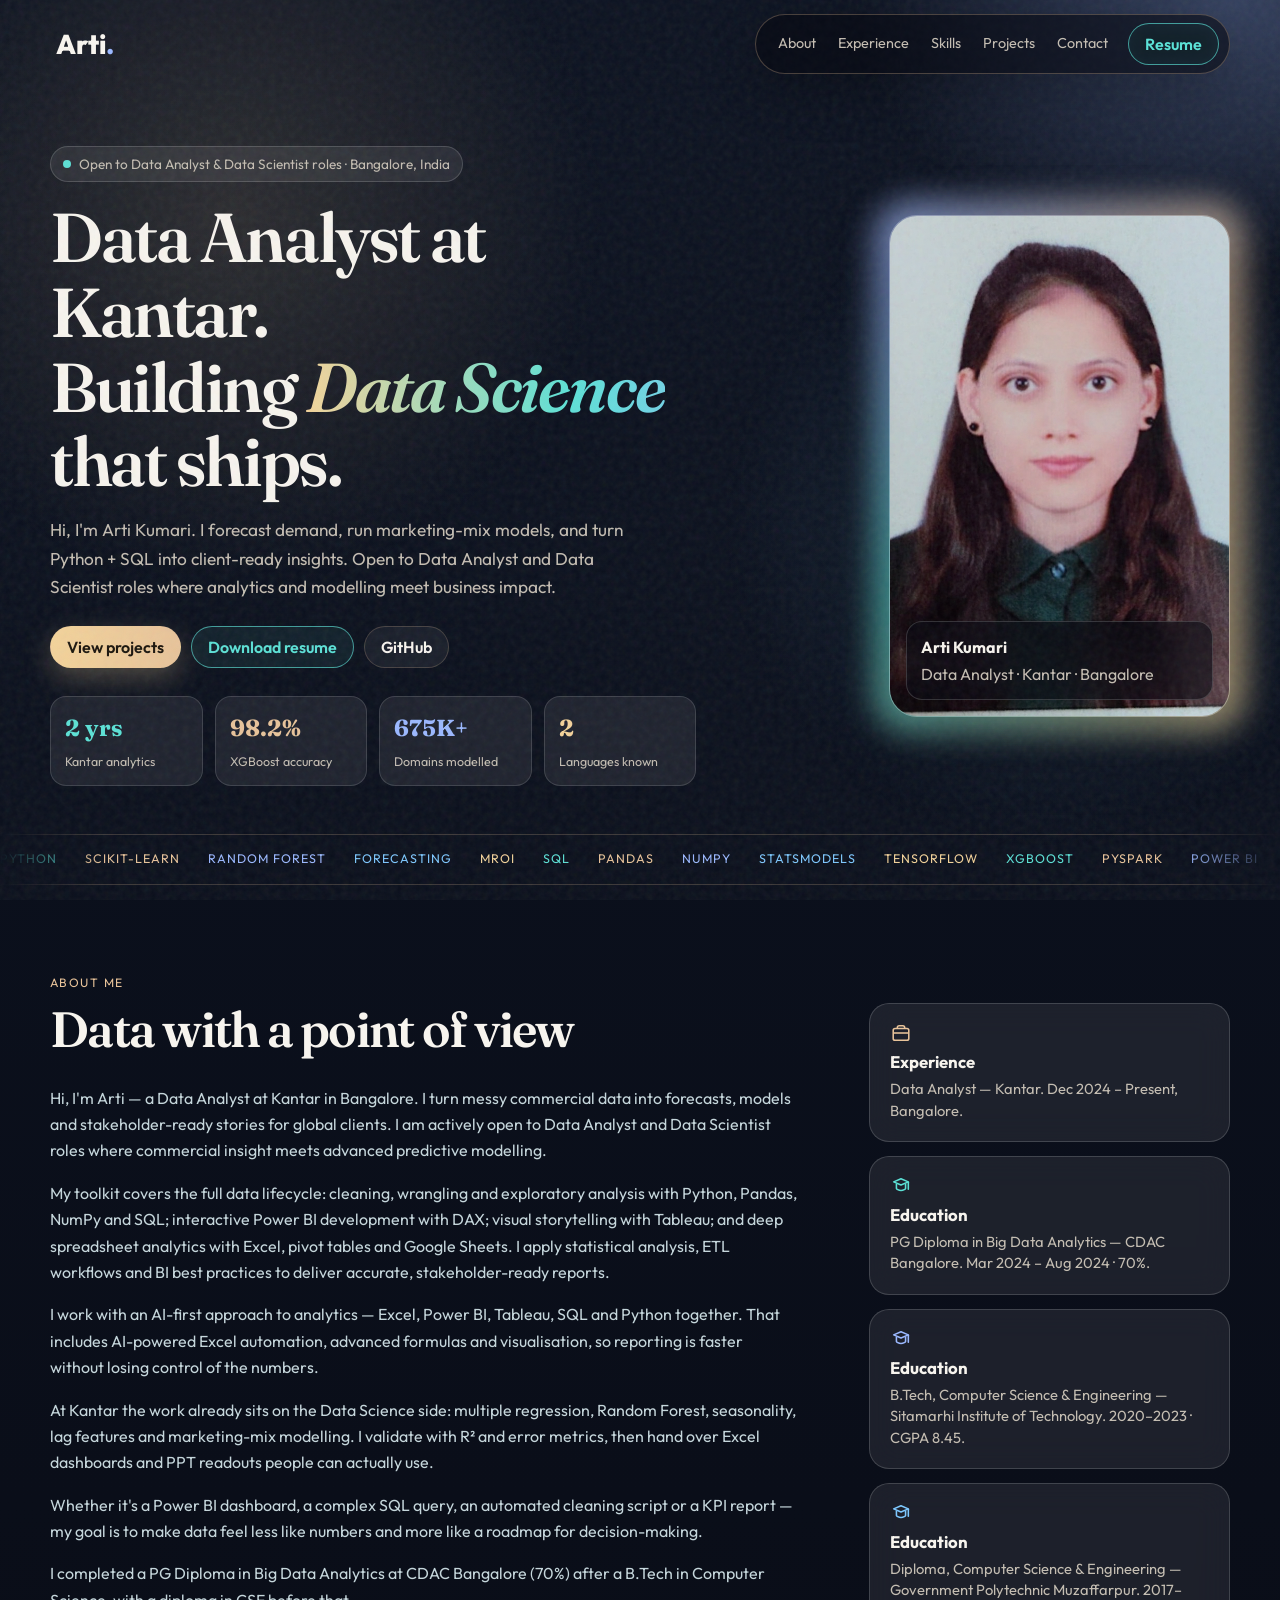
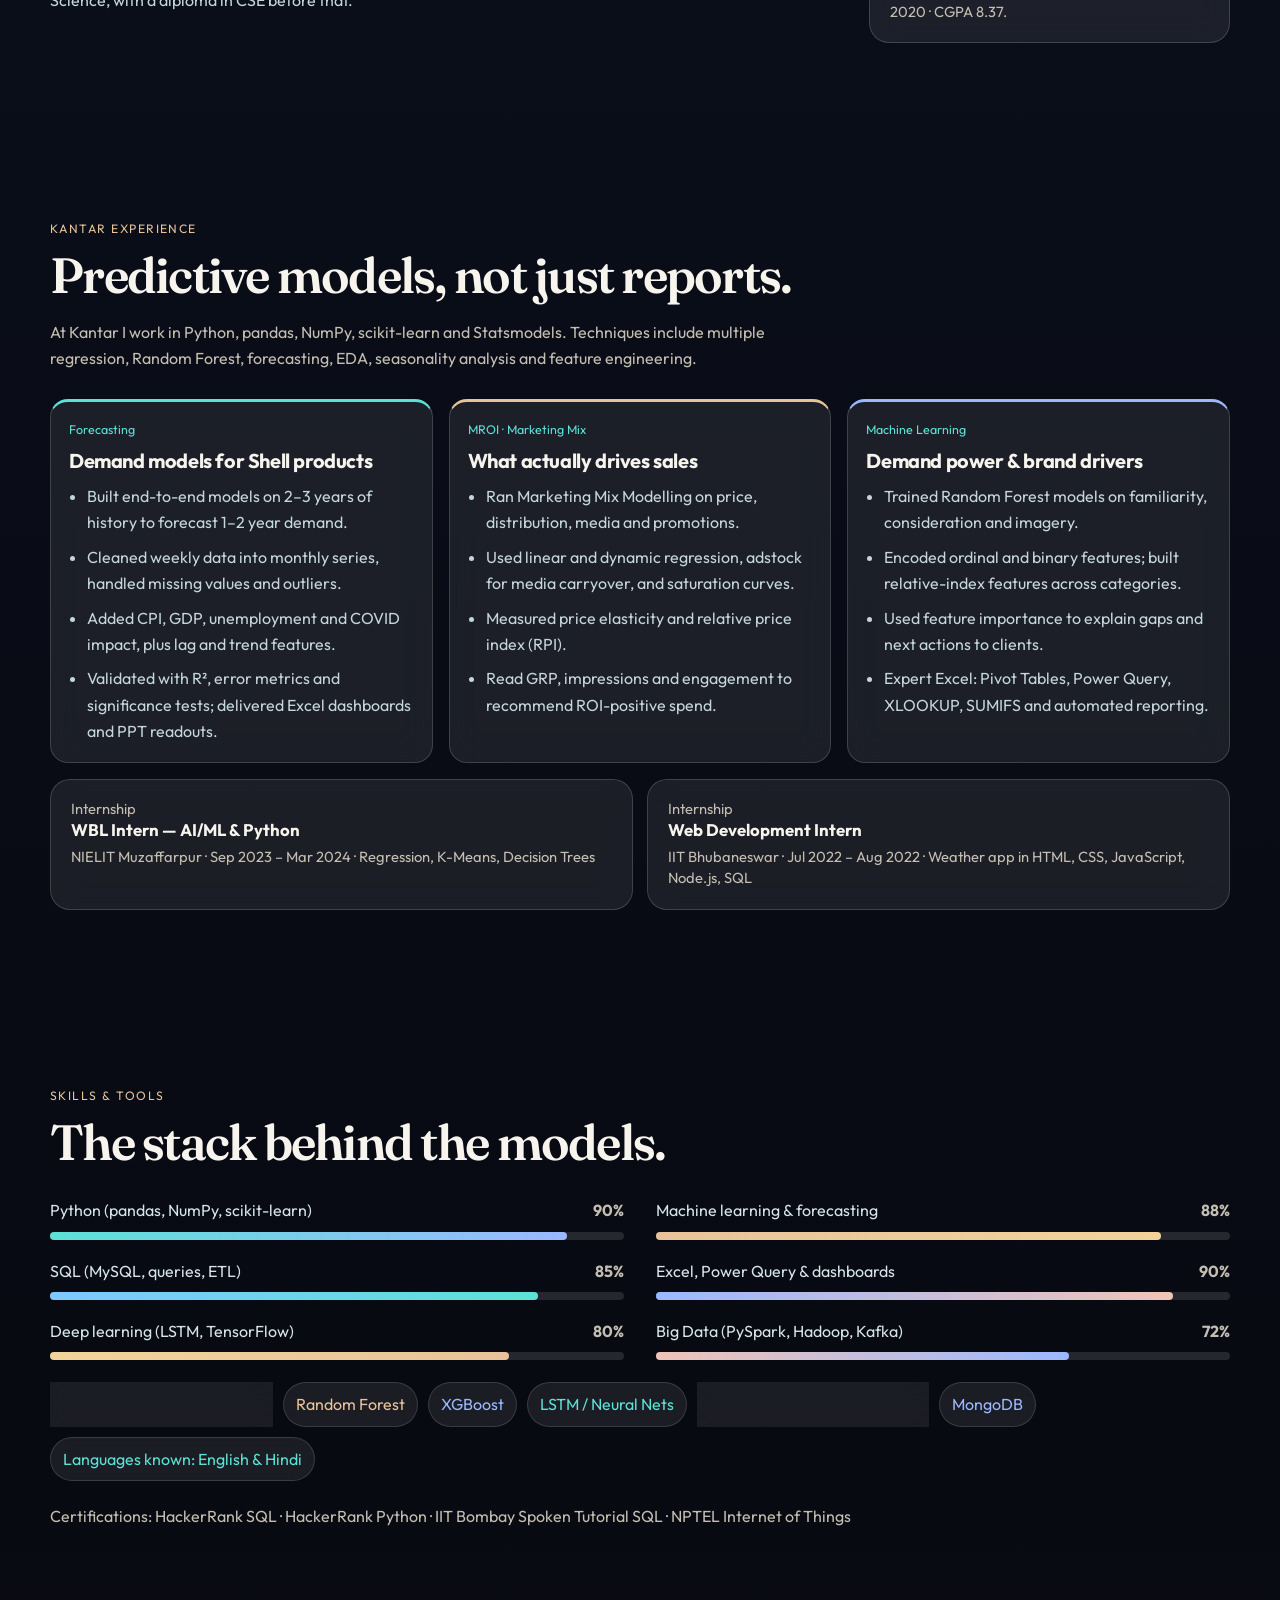
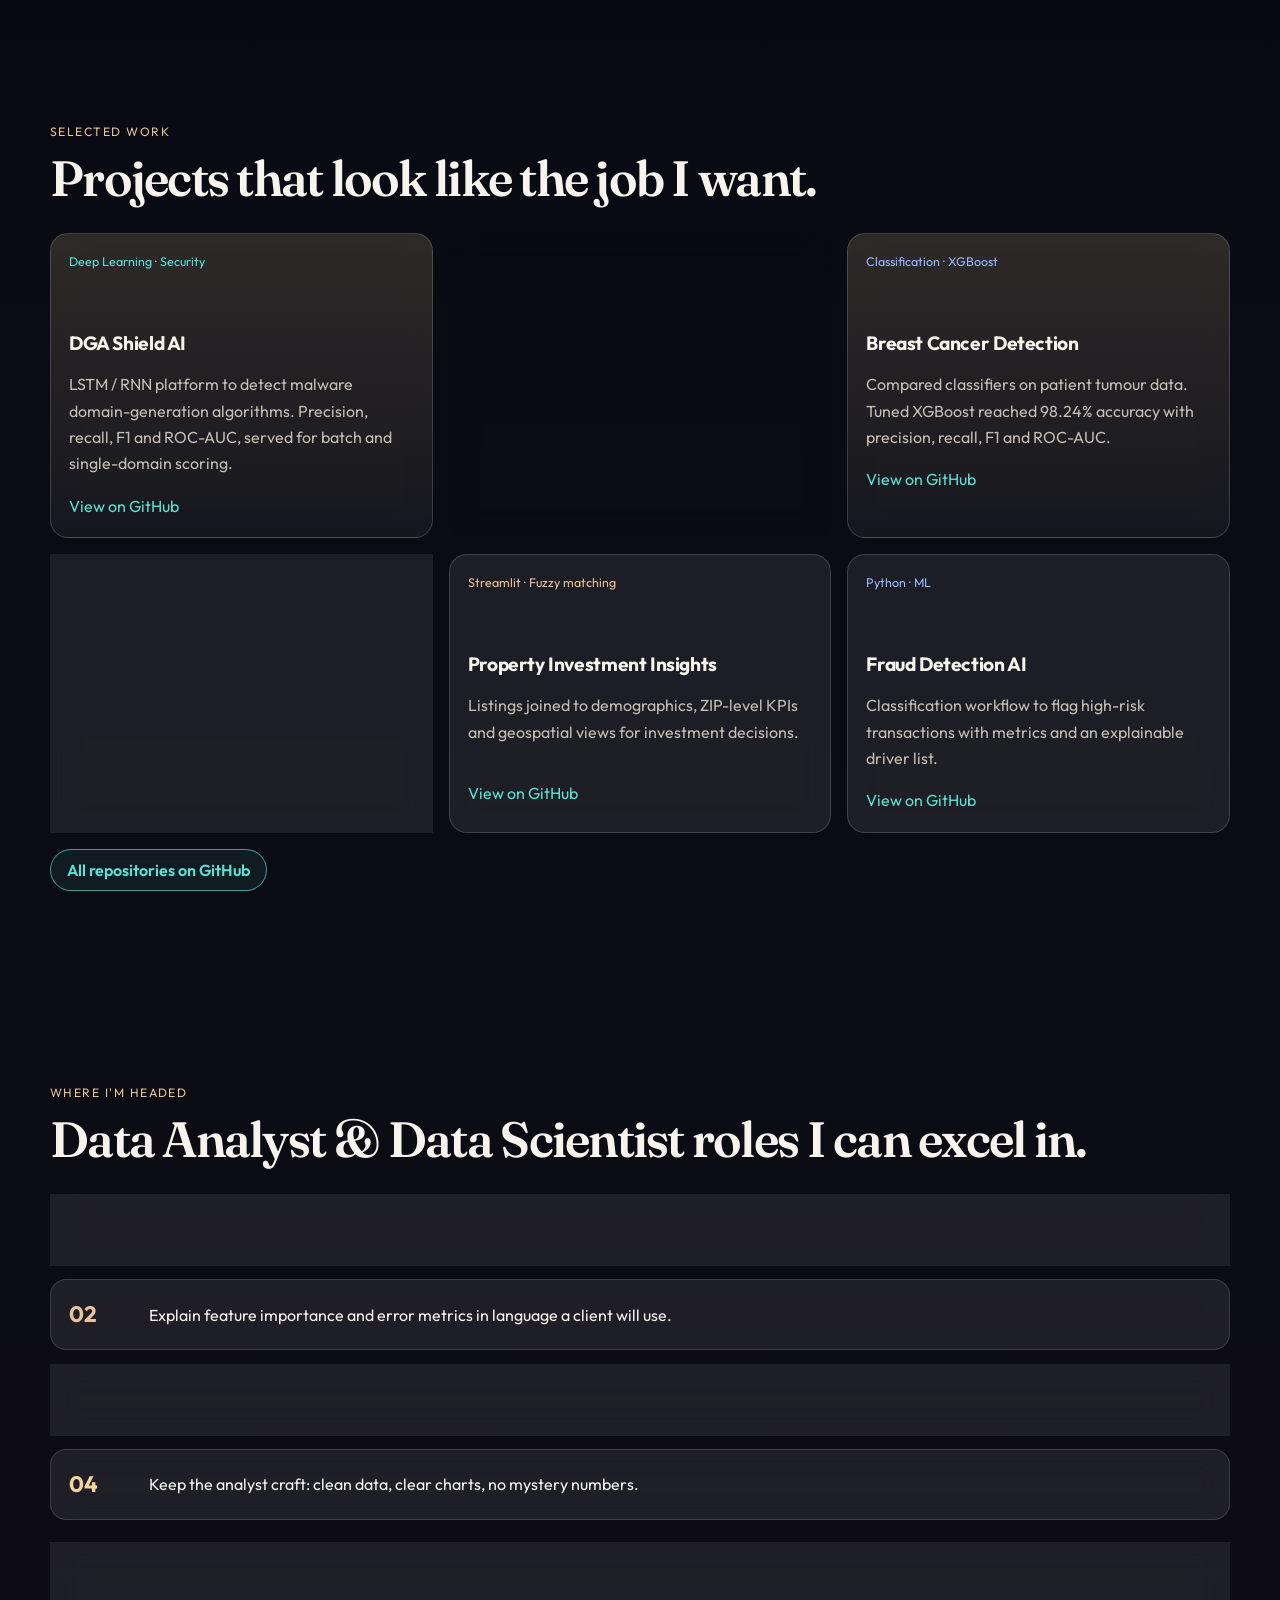
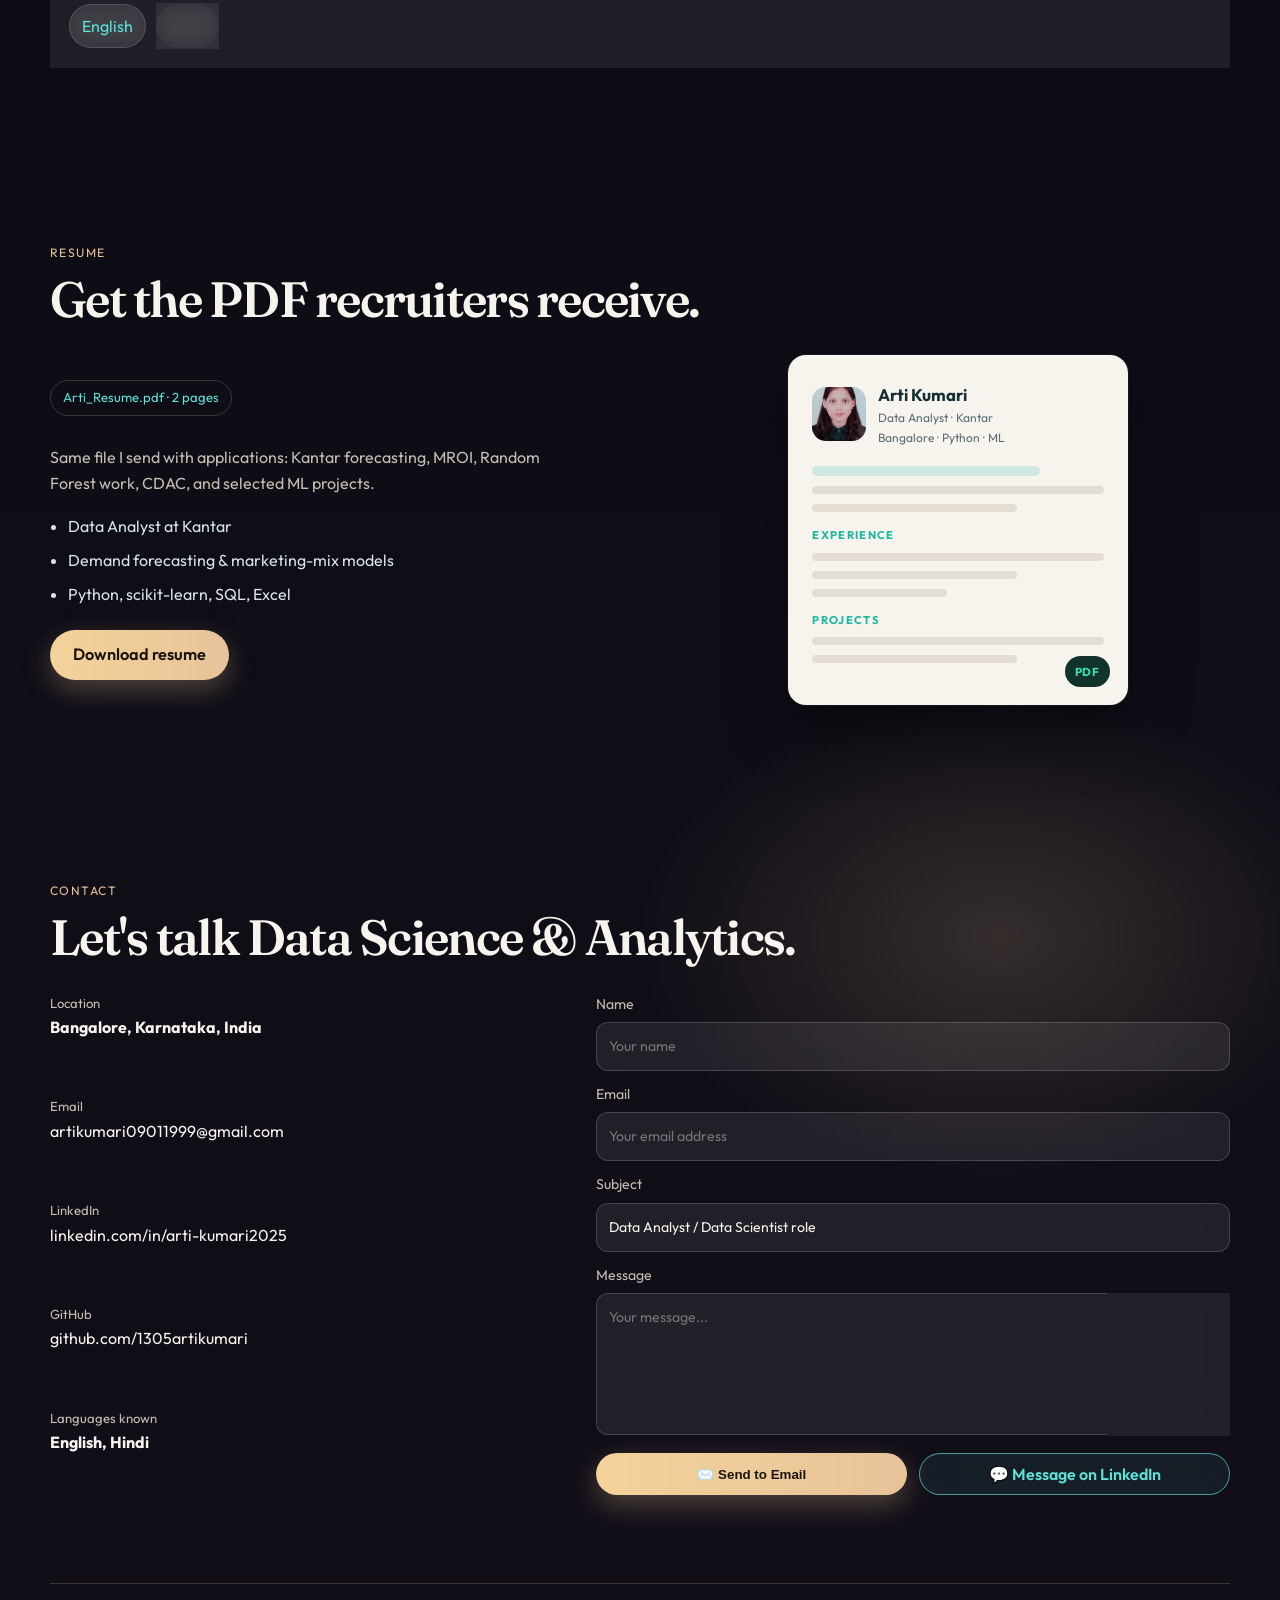
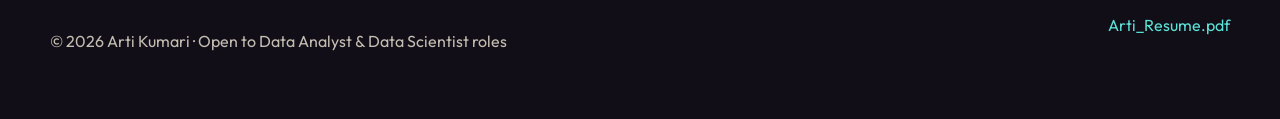
<file: index.html>
<!DOCTYPE html>
<html lang="en">
<head>
  <meta charset="UTF-8" />
  <meta name="viewport" content="width=device-width, initial-scale=1.0" />
  <title>Arti Kumari — Data Analyst &amp; Data Scientist | Kantar</title>
  <meta name="description" content="Arti Kumari, Data Analyst &amp; Data Scientist in Bangalore. Predictive modelling, forecasting, MROI, Python, SQL and machine learning. Open to Data Analyst &amp; Data Scientist roles." />
  <link rel="preconnect" href="https://fonts.googleapis.com" />
  <link rel="preconnect" href="https://fonts.gstatic.com" crossorigin />
  <link href="https://fonts.googleapis.com/css2?family=Fraunces:opsz,wght@9..144,500;9..144,600;9..144,700&family=Outfit:wght@400;500;600;700;800&display=swap" rel="stylesheet" />
  <link rel="stylesheet" href="css/styles.css" />
</head>
<body>
  <div class="grain" aria-hidden="true"></div>
  <header class="topbar">
    <a class="logo" href="#top">Arti<span>.</span></a>
    <div class="nav">
      <nav class="nav-links" id="nav-links">
        <a href="#about">About</a>
        <a href="#experience">Experience</a>
        <a href="#skills">Skills</a>
        <a href="#projects">Projects</a>
        <a href="#contact">Contact</a>
      </nav>
      <div class="nav-actions">
        <a class="btn btn-outline" href="assets/Arti_Resume.pdf" download="Arti_Resume.pdf">Resume</a>
        <button class="menu-btn" id="menu-btn" aria-label="Open menu"><span></span><span></span></button>
      </div>
    </div>
  </header>

  <main id="top">
    <section class="hero">
      <div class="hero-copy">
        <p class="loc-pill">
          <span class="live-dot"></span>
          Open to Data Analyst &amp; Data Scientist roles · Bangalore, India
        </p>
        <h1>Data Analyst at Kantar.<br>Building <em>Data Science</em><br>that ships.</h1>
        <p class="lede">Hi, I'm Arti Kumari. I forecast demand, run marketing-mix models, and turn Python + SQL into client-ready insights. Open to Data Analyst and Data Scientist roles where analytics and modelling meet business impact.</p>
        <div class="hero-cta">
          <a class="btn btn-primary" href="#projects">View projects</a>
          <a class="btn btn-outline" href="assets/Arti_Resume.pdf" download="Arti_Resume.pdf">Download resume</a>
          <a class="btn btn-ghost" href="https://github.com/1305artikumari" target="_blank" rel="noreferrer">GitHub</a>
        </div>
        <div class="stat-row">
          <div class="stat-card"><b data-count="2" data-suffix=" yrs">0 yrs</b><span>Kantar analytics</span></div>
          <div class="stat-card"><b data-count="98.2" data-decimals="1" data-suffix="%">0%</b><span>XGBoost accuracy</span></div>
          <div class="stat-card"><b data-count="675" data-suffix="K+">0K+</b><span>Domains modelled</span></div>
          <div class="stat-card"><b data-count="2">0</b><span>Languages known</span></div>
        </div>
      </div>
      <div class="photo-wrap">
      <aside class="photo-card">
        <img src="assets/arti-photo.jpg" alt="Portrait of Arti Kumari, Data Analyst at Kantar" />
        <div class="photo-meta">
          <strong>Arti Kumari</strong>
          <p>Data Analyst · Kantar · Bangalore</p>
        </div>
      </aside>
      </div>
    </section>

    <div class="marquee" aria-hidden="true">
      <div class="marquee-track">
        <span>Python</span><span>scikit-learn</span><span>Random Forest</span><span>Forecasting</span><span>MROI</span><span>SQL</span><span>pandas</span><span>NumPy</span><span>Statsmodels</span><span>TensorFlow</span><span>XGBoost</span><span>PySpark</span><span>Power BI</span><span>Excel</span><span>Feature Engineering</span>
        <span>Python</span><span>scikit-learn</span><span>Random Forest</span><span>Forecasting</span><span>MROI</span><span>SQL</span><span>pandas</span><span>NumPy</span><span>Statsmodels</span><span>TensorFlow</span><span>XGBoost</span><span>PySpark</span><span>Power BI</span><span>Excel</span><span>Feature Engineering</span>
      </div>
    </div>

    <section class="section" id="about">
      <p class="eyebrow">About me</p>
      <div class="about-grid">
        <div class="about-main">
          <h2>Data with a point of view</h2>
          <div class="about-copy">
            <p>Hi, I'm Arti — a Data Analyst at Kantar in Bangalore. I turn messy commercial data into forecasts, models and stakeholder-ready stories for global clients. I am actively open to Data Analyst and Data Scientist roles where commercial insight meets advanced predictive modelling.</p>
            <p>My toolkit covers the full data lifecycle: cleaning, wrangling and exploratory analysis with Python, Pandas, NumPy and SQL; interactive Power BI development with DAX; visual storytelling with Tableau; and deep spreadsheet analytics with Excel, pivot tables and Google Sheets. I apply statistical analysis, ETL workflows and BI best practices to deliver accurate, stakeholder-ready reports.</p>
            <p>I work with an AI-first approach to analytics — Excel, Power BI, Tableau, SQL and Python together. That includes AI-powered Excel automation, advanced formulas and visualisation, so reporting is faster without losing control of the numbers.</p>
            <p>At Kantar the work already sits on the Data Science side: multiple regression, Random Forest, seasonality, lag features and marketing-mix modelling. I validate with R² and error metrics, then hand over Excel dashboards and PPT readouts people can actually use.</p>
            <p>Whether it's a Power BI dashboard, a complex SQL query, an automated cleaning script or a KPI report — my goal is to make data feel less like numbers and more like a roadmap for decision-making.</p>
            <p>I completed a PG Diploma in Big Data Analytics at CDAC Bangalore (70%) after a B.Tech in Computer Science, with a diploma in CSE before that.</p>
          </div>
        </div>
        <div class="edu-col">
          <article class="edu-card">
            <span class="edu-icon" aria-hidden="true">
              <svg width="22" height="22" viewBox="0 0 24 24" fill="none"><path d="M8 7V6a2 2 0 0 1 2-2h4a2 2 0 0 1 2 2v1" stroke="currentColor" stroke-width="1.7"/><rect x="3.5" y="7" width="17" height="13" rx="2" stroke="currentColor" stroke-width="1.7"/><path d="M3.5 12h17" stroke="currentColor" stroke-width="1.7"/></svg>
            </span>
            <h3>Experience</h3>
            <p>Data Analyst — Kantar. Dec 2024 – Present, Bangalore.</p>
          </article>
          <article class="edu-card">
            <span class="edu-icon" aria-hidden="true">
              <svg width="22" height="22" viewBox="0 0 24 24" fill="none"><path d="M4 7.5 12 4l8 3.5-8 3.5L4 7.5Z" stroke="currentColor" stroke-width="1.7" stroke-linejoin="round"/><path d="M7 9.5v5.2c0 .4 2.2 2.3 5 2.3s5-1.9 5-2.3V9.5" stroke="currentColor" stroke-width="1.7" stroke-linejoin="round"/><path d="M20 8v7.5" stroke="currentColor" stroke-width="1.7" stroke-linecap="round"/></svg>
            </span>
            <h3>Education</h3>
            <p>PG Diploma in Big Data Analytics — CDAC Bangalore. Mar 2024 – Aug 2024 · 70%.</p>
          </article>
          <article class="edu-card">
            <span class="edu-icon" aria-hidden="true">
              <svg width="22" height="22" viewBox="0 0 24 24" fill="none"><path d="M4 7.5 12 4l8 3.5-8 3.5L4 7.5Z" stroke="currentColor" stroke-width="1.7" stroke-linejoin="round"/><path d="M7 9.5v5.2c0 .4 2.2 2.3 5 2.3s5-1.9 5-2.3V9.5" stroke="currentColor" stroke-width="1.7" stroke-linejoin="round"/><path d="M20 8v7.5" stroke="currentColor" stroke-width="1.7" stroke-linecap="round"/></svg>
            </span>
            <h3>Education</h3>
            <p>B.Tech, Computer Science &amp; Engineering — Sitamarhi Institute of Technology. 2020–2023 · CGPA 8.45.</p>
          </article>
          <article class="edu-card">
            <span class="edu-icon" aria-hidden="true">
              <svg width="22" height="22" viewBox="0 0 24 24" fill="none"><path d="M4 7.5 12 4l8 3.5-8 3.5L4 7.5Z" stroke="currentColor" stroke-width="1.7" stroke-linejoin="round"/><path d="M7 9.5v5.2c0 .4 2.2 2.3 5 2.3s5-1.9 5-2.3V9.5" stroke="currentColor" stroke-width="1.7" stroke-linejoin="round"/><path d="M20 8v7.5" stroke="currentColor" stroke-width="1.7" stroke-linecap="round"/></svg>
            </span>
            <h3>Education</h3>
            <p>Diploma, Computer Science &amp; Engineering — Government Polytechnic Muzaffarpur. 2017–2020 · CGPA 8.37.</p>
          </article>
        </div>
      </div>
    </section>

    <section class="section" id="experience">
      <p class="eyebrow">Kantar experience</p>
      <h2>Predictive models, not just reports.</h2>
      <p class="section-intro">At Kantar I work in Python, pandas, NumPy, scikit-learn and Statsmodels. Techniques include multiple regression, Random Forest, forecasting, EDA, seasonality analysis and feature engineering.</p>
      <div class="work-grid">
        <article class="work-card">
          <p class="tag">Forecasting</p>
          <h3>Demand models for Shell products</h3>
          <ul>
            <li>Built end-to-end models on 2–3 years of history to forecast 1–2 year demand.</li>
            <li>Cleaned weekly data into monthly series, handled missing values and outliers.</li>
            <li>Added CPI, GDP, unemployment and COVID impact, plus lag and trend features.</li>
            <li>Validated with R², error metrics and significance tests; delivered Excel dashboards and PPT readouts.</li>
          </ul>
        </article>
        <article class="work-card">
          <p class="tag">MROI · Marketing Mix</p>
          <h3>What actually drives sales</h3>
          <ul>
            <li>Ran Marketing Mix Modelling on price, distribution, media and promotions.</li>
            <li>Used linear and dynamic regression, adstock for media carryover, and saturation curves.</li>
            <li>Measured price elasticity and relative price index (RPI).</li>
            <li>Read GRP, impressions and engagement to recommend ROI-positive spend.</li>
          </ul>
        </article>
        <article class="work-card">
          <p class="tag">Machine Learning</p>
          <h3>Demand power &amp; brand drivers</h3>
          <ul>
            <li>Trained Random Forest models on familiarity, consideration and imagery.</li>
            <li>Encoded ordinal and binary features; built relative-index features across categories.</li>
            <li>Used feature importance to explain gaps and next actions to clients.</li>
            <li>Expert Excel: Pivot Tables, Power Query, XLOOKUP, SUMIFS and automated reporting.</li>
          </ul>
        </article>
      </div>

      <div class="intern-row">
        <article class="edu-card">
          <p class="card-kicker">Internship</p>
          <h3>WBL Intern — AI/ML &amp; Python</h3>
          <p>NIELIT Muzaffarpur · Sep 2023 – Mar 2024 · Regression, K-Means, Decision Trees</p>
        </article>
        <article class="edu-card">
          <p class="card-kicker">Internship</p>
          <h3>Web Development Intern</h3>
          <p>IIT Bhubaneswar · Jul 2022 – Aug 2022 · Weather app in HTML, CSS, JavaScript, Node.js, SQL</p>
        </article>
      </div>
    </section>

    <section class="section" id="skills">
      <p class="eyebrow">Skills &amp; tools</p>
      <h2>The stack behind the models.</h2>
      <div class="skill-bars">
        <div class="skill"><span>Python (pandas, NumPy, scikit-learn)</span><b>90%</b><i style="--w:90%"></i></div>
        <div class="skill"><span>Machine learning &amp; forecasting</span><b>88%</b><i style="--w:88%"></i></div>
        <div class="skill"><span>SQL (MySQL, queries, ETL)</span><b>85%</b><i style="--w:85%"></i></div>
        <div class="skill"><span>Excel, Power Query &amp; dashboards</span><b>90%</b><i style="--w:90%"></i></div>
        <div class="skill"><span>Deep learning (LSTM, TensorFlow)</span><b>80%</b><i style="--w:80%"></i></div>
        <div class="skill"><span>Big Data (PySpark, Hadoop, Kafka)</span><b>72%</b><i style="--w:72%"></i></div>
      </div>
      <div class="chip-row">
        <span>Linear / Logistic Regression</span>
        <span>Random Forest</span>
        <span>XGBoost</span>
        <span>LSTM / Neural Nets</span>
        <span>Tableau · Matplotlib · Seaborn</span>
        <span>MongoDB</span>
        <span>Languages known: English &amp; Hindi</span>
      </div>
      <p class="certs">Certifications: HackerRank SQL · HackerRank Python · IIT Bombay Spoken Tutorial SQL · NPTEL Internet of Things</p>
    </section>

    <section class="section" id="projects">
      <p class="eyebrow">Selected work</p>
      <h2>Projects that look like the job I want.</h2>
      <div class="project-grid">
        <article class="project featured">
          <p class="tag">Deep Learning · Security</p>
          <h3>DGA Shield AI</h3>
          <p>LSTM / RNN platform to detect malware domain-generation algorithms. Precision, recall, F1 and ROC-AUC, served for batch and single-domain scoring.</p>
          <a href="https://github.com/1305artikumari/DGS-Shield-AI-" target="_blank" rel="noreferrer">View on GitHub</a>
        </article>
        <article class="project featured">
          <p class="tag">Time series · XGBoost · LSTM</p>
          <h3>Stock Price Predictor</h3>
          <p>Next-day close for RELIANCE.NS with 45 technical features, model bake-off and a live Streamlit dashboard.</p>
          <a href="https://github.com/1305artikumari/multivariate-stock-predictor" target="_blank" rel="noreferrer">View on GitHub</a>
        </article>
        <article class="project featured">
          <p class="tag">Classification · XGBoost</p>
          <h3>Breast Cancer Detection</h3>
          <p>Compared classifiers on patient tumour data. Tuned XGBoost reached 98.24% accuracy with precision, recall, F1 and ROC-AUC.</p>
          <a href="https://github.com/1305artikumari" target="_blank" rel="noreferrer">View on GitHub</a>
        </article>
        <article class="project">
          <p class="tag">Python · Analytics</p>
          <h3>E-commerce Sales Dashboard</h3>
          <p>Revenue, AOV, repeat rate, category mix and RFM segments from a Python analytics export.</p>
          <a href="reports/python-export.html">View dashboard</a>
        </article>
        <article class="project">
          <p class="tag">Streamlit · Fuzzy matching</p>
          <h3>Property Investment Insights</h3>
          <p>Listings joined to demographics, ZIP-level KPIs and geospatial views for investment decisions.</p>
          <a href="https://github.com/1305artikumari/Property-Investment-Insights-Dashboard" target="_blank" rel="noreferrer">View on GitHub</a>
        </article>
        <article class="project">
          <p class="tag">Python · ML</p>
          <h3>Fraud Detection AI</h3>
          <p>Classification workflow to flag high-risk transactions with metrics and an explainable driver list.</p>
          <a href="https://github.com/1305artikumari/Fraud-Detection-AI" target="_blank" rel="noreferrer">View on GitHub</a>
        </article>
      </div>
      <p class="center-link">
        <a class="btn btn-outline" href="https://github.com/1305artikumari" target="_blank" rel="noreferrer">All repositories on GitHub</a>
      </p>
    </section>

    <section class="section" id="goals">
      <p class="eyebrow">Where I'm headed</p>
      <h2>Data Analyst &amp; Data Scientist roles I can excel in.</h2>
      <ol class="goals">
        <li><span>01</span><p>Own a modelling problem from raw data to a validated forecast or classifier.</p></li>
        <li><span>02</span><p>Explain feature importance and error metrics in language a client will use.</p></li>
        <li><span>03</span><p>Move Kantar-style MROI and demand work into production ML pipelines.</p></li>
        <li><span>04</span><p>Keep the analyst craft: clean data, clear charts, no mystery numbers.</p></li>
      </ol>
      <div class="lang-box">
        <div>
          <p class="card-kicker">Languages known</p>
          <div class="chip-row">
            <span>English</span>
            <span>Hindi</span>
          </div>
        </div>
      </div>
    </section>

    <section class="section" id="resume">
      <p class="eyebrow">Resume</p>
      <h2>Get the PDF recruiters receive.</h2>
      <div class="resume-dl">
        <div class="resume-dl-copy">
          <p class="file-meta">Arti_Resume.pdf · 2 pages</p>
          <p>Same file I send with applications: Kantar forecasting, MROI, Random Forest work, CDAC, and selected ML projects.</p>
          <ul class="resume-points">
            <li>Data Analyst at Kantar</li>
            <li>Demand forecasting &amp; marketing-mix models</li>
            <li>Python, scikit-learn, SQL, Excel</li>
          </ul>
          <a class="btn btn-primary btn-lg" href="assets/Arti_Resume.pdf" download="Arti_Resume.pdf">Download resume</a>
        </div>
        <aside class="paper-card" aria-hidden="true">
          <div class="paper">
            <div class="paper-top">
              <img src="assets/arti-photo.jpg" alt="" />
              <div>
                <strong>Arti Kumari</strong>
                <span>Data Analyst · Kantar</span>
                <span>Bangalore · Python · ML</span>
              </div>
            </div>
            <div class="paper-line wide"></div>
            <div class="paper-line"></div>
            <div class="paper-line mid"></div>
            <div class="paper-kicker">Experience</div>
            <div class="paper-line"></div>
            <div class="paper-line mid"></div>
            <div class="paper-line short"></div>
            <div class="paper-kicker">Projects</div>
            <div class="paper-line"></div>
            <div class="paper-line mid"></div>
            <div class="paper-badge">PDF</div>
          </div>
        </aside>
      </div>
    </section>

    <section class="section contact" id="contact">
      <p class="eyebrow">Contact</p>
      <h2>Let's talk Data Science &amp; Analytics.</h2>
      <div class="contact-grid">
        <ul class="contact-list">
          <li><span>Location</span><b>Bangalore, Karnataka, India</b></li>
          <li><span>Email</span><a href="mailto:artikumari09011999@gmail.com">artikumari09011999@gmail.com</a></li>
          <li><span>LinkedIn</span><a href="https://www.linkedin.com/in/arti-kumari2025/" target="_blank" rel="noreferrer">linkedin.com/in/arti-kumari2025</a></li>
          <li><span>GitHub</span><a href="https://github.com/1305artikumari" target="_blank" rel="noreferrer">github.com/1305artikumari</a></li>
          <li><span>Languages known</span><b>English, Hindi</b></li>
        </ul>
        <form class="contact-form" id="contact-form">
          <label><span>Name</span><input name="name" id="contact-name" placeholder="Your name" required /></label>
          <label><span>Email</span><input type="email" name="email" id="contact-email" placeholder="Your email address" required /></label>
          <label><span>Subject</span><input name="subject" id="contact-subject" value="Data Analyst / Data Scientist role" required /></label>
          <label><span>Message</span><textarea name="message" id="contact-message" rows="5" placeholder="Your message..." required></textarea></label>
          <div style="display:flex; gap:12px; flex-wrap:wrap; margin-top:6px;">
            <button class="btn btn-primary" type="submit" id="contact-submit" style="flex:1; min-width:180px;">✉️ Send to Email</button>
            <a class="btn btn-outline" href="https://www.linkedin.com/in/arti-kumari2025/" target="_blank" rel="noreferrer" style="flex:1; min-width:180px; display:inline-flex; align-items:center; justify-content:center; gap:8px;">💬 Message on LinkedIn</a>
          </div>
          <div id="contact-status" style="display:none; margin-top:12px;"></div>
        </form>
      </div>
    </section>
  </main>

  <footer class="footer">
    <p>© 2026 Arti Kumari · Open to Data Analyst &amp; Data Scientist roles</p>
    <a href="assets/Arti_Resume.pdf" download="Arti_Resume.pdf">Arti_Resume.pdf</a>
  </footer>

  <script src="js/main.js"></script>
</body>
</html>
</file>
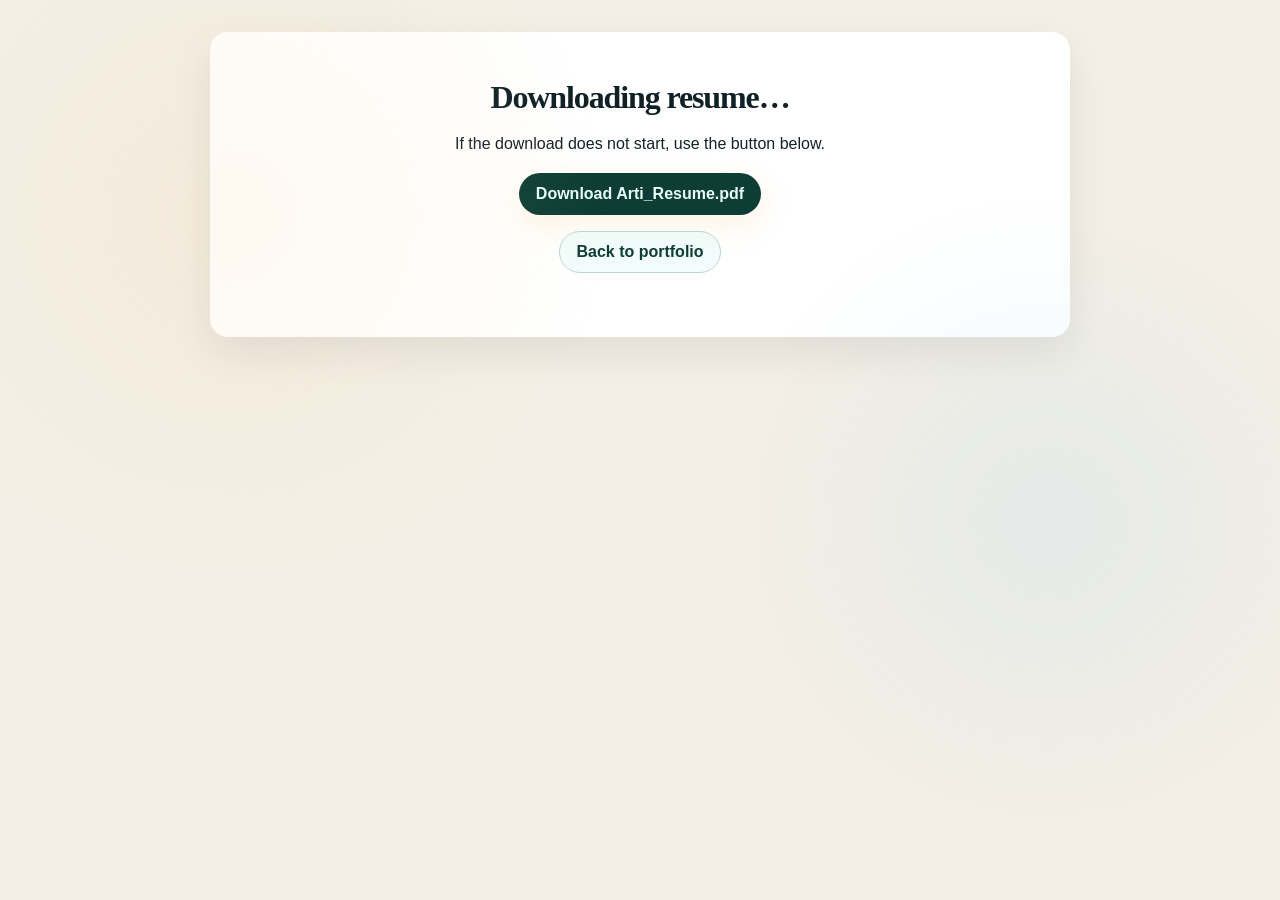
<file: resume.html>
<!DOCTYPE html>
<html lang="en">
<head>
  <meta charset="UTF-8" />
  <meta name="viewport" content="width=device-width, initial-scale=1.0" />
  <title>Arti Kumari — Resume</title>
  <link rel="stylesheet" href="css/styles.css" />
</head>
<body class="resume-page">
  <div class="resume" style="text-align:center;">
    <h1>Downloading resume…</h1>
    <p>If the download does not start, use the button below.</p>
    <p><a class="btn btn-primary" href="assets/Arti_Resume.pdf" download="Arti_Resume.pdf">Download Arti_Resume.pdf</a></p>
    <p><a class="btn btn-outline" href="index.html">Back to portfolio</a></p>
  </div>
  <script>
    const link = document.createElement("a");
    link.href = "assets/Arti_Resume.pdf";
    link.download = "Arti_Resume.pdf";
    document.body.appendChild(link);
    link.click();
    link.remove();
  </script>
</body>
</html>
</file>
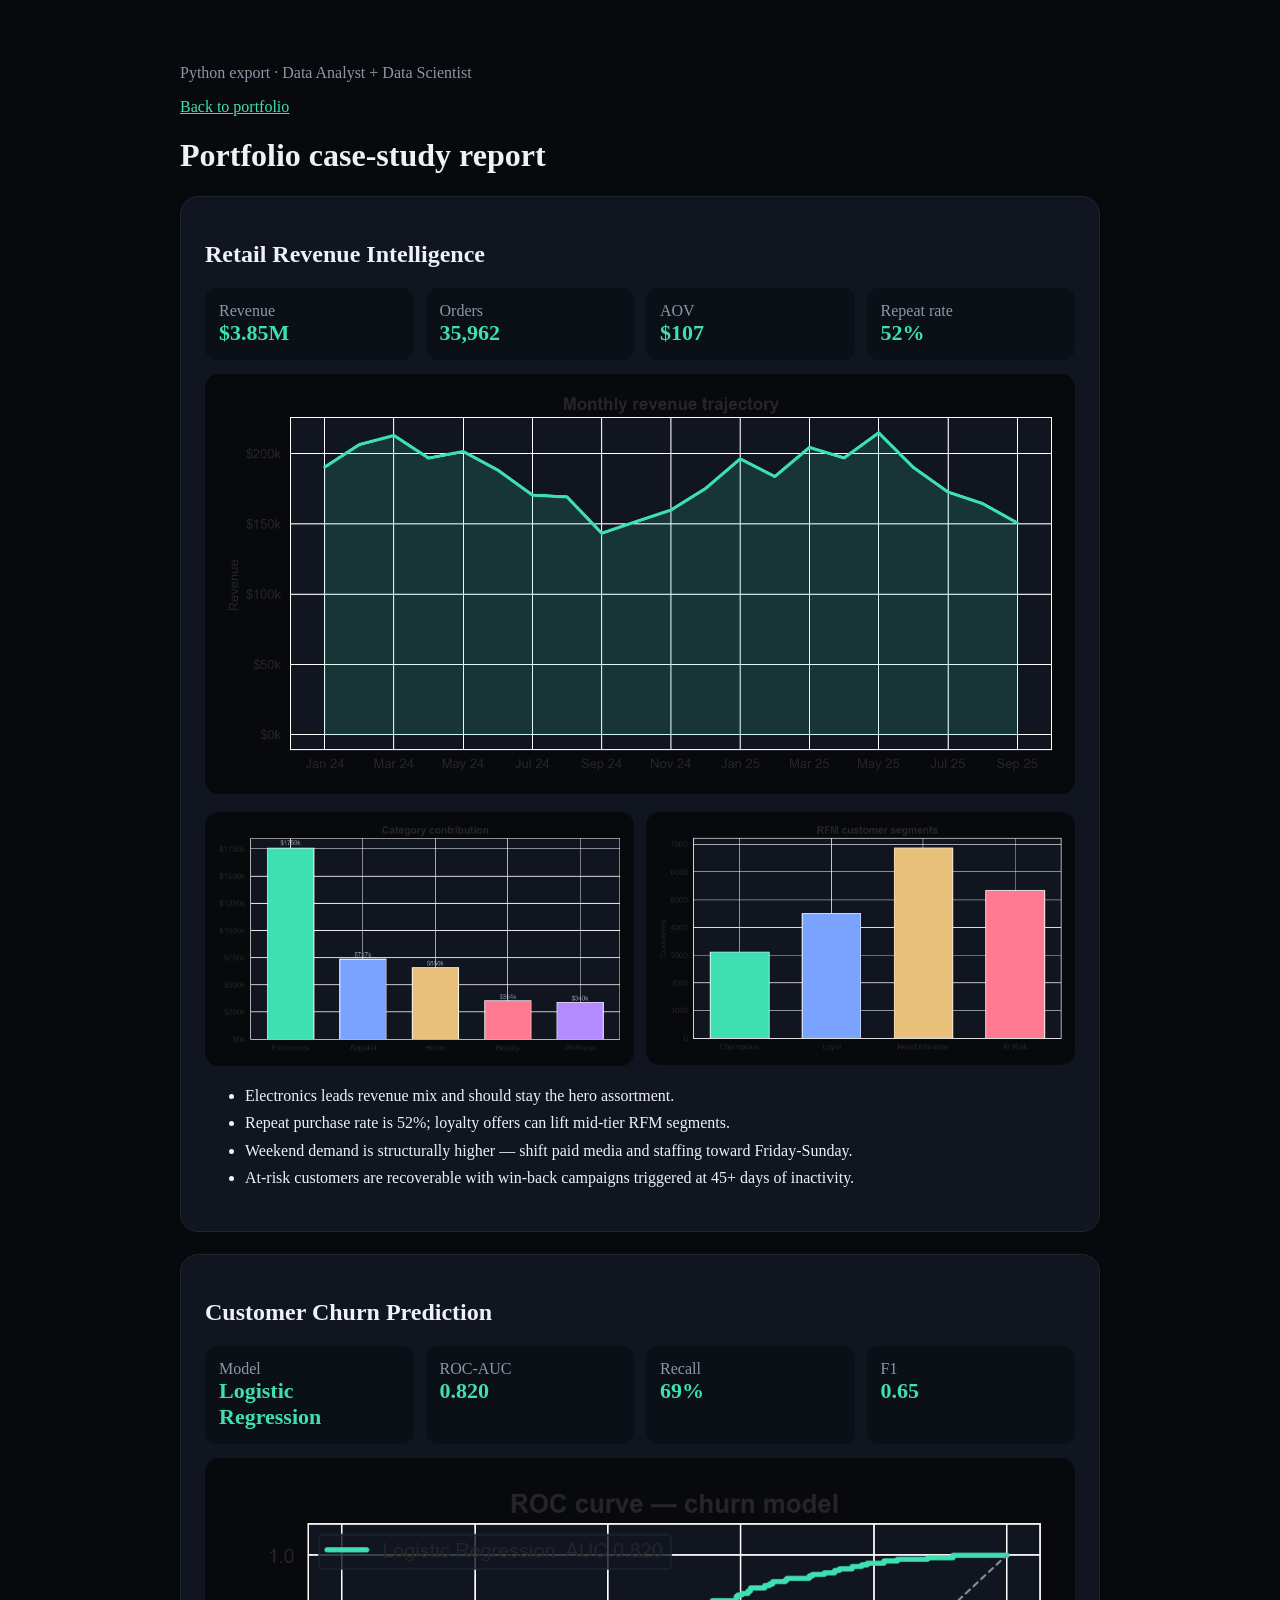
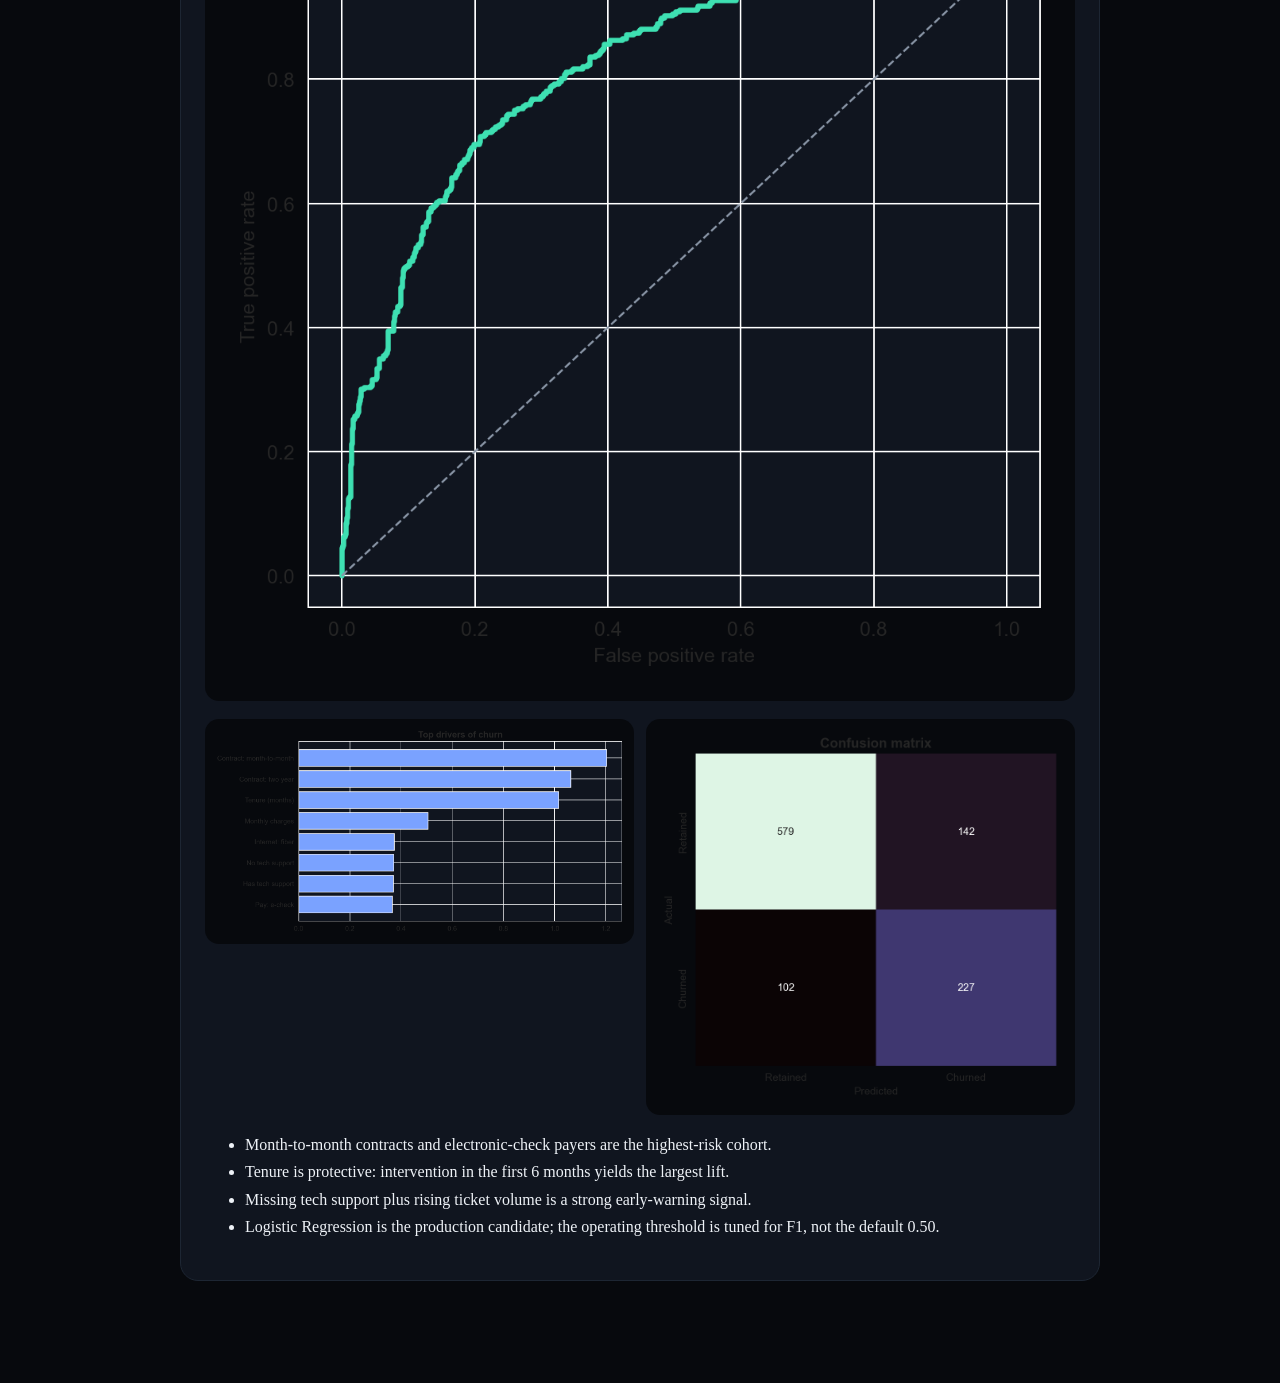
<file: reports/python-export.html>
<!DOCTYPE html>
<html lang="en">
<head>
  <meta charset="UTF-8" />
  <meta name="viewport" content="width=device-width, initial-scale=1.0" />
  <title>Python Export Report</title>
  <style>
    body { margin:0; font-family: Georgia, serif; background:#07090d; color:#eef2f7; }
    main { max-width: 920px; margin: 0 auto; padding: 48px 24px 80px; }
    h1,h2 { font-weight: 600; }
    a { color:#3ee0b2; }
    .muted { color:#8b97a8; }
    .card { background:#10151f; border:1px solid #1d2633; border-radius:18px; padding:24px; margin:22px 0; }
    .kpis { display:grid; grid-template-columns:repeat(auto-fit,minmax(140px,1fr)); gap:12px; }
    .kpi { background:#0b0f16; border-radius:12px; padding:14px; }
    .kpi b { display:block; font-size:22px; color:#3ee0b2; }
    img { width:100%; border-radius:14px; margin-top:14px; }
    .split { display:grid; grid-template-columns:1fr 1fr; gap:12px; }
    ul { line-height:1.7; }
    @media (max-width: 720px) { .split { grid-template-columns:1fr; } }
  </style>
</head>
<body>
  <main>
    <p class="muted">Python export · Data Analyst + Data Scientist</p>
    <p><a href="../index.html">Back to portfolio</a></p>
    <h1>Portfolio case-study report</h1>
    <div class="card">
      <h2>Retail Revenue Intelligence</h2>
      <div class="kpis">
        <div class="kpi"><span class="muted">Revenue</span><b>$3.85M</b></div>
        <div class="kpi"><span class="muted">Orders</span><b>35,962</b></div>
        <div class="kpi"><span class="muted">AOV</span><b>$107</b></div>
        <div class="kpi"><span class="muted">Repeat rate</span><b>52%</b></div>
      </div>
      <img src="../assets/charts/analyst-revenue.png" alt="Revenue trend" />
      <div class="split">
        <img src="../assets/charts/analyst-category.png" alt="Category mix" />
        <img src="../assets/charts/analyst-rfm.png" alt="RFM segments" />
      </div>
      <ul><li>Electronics leads revenue mix and should stay the hero assortment.</li><li>Repeat purchase rate is 52%; loyalty offers can lift mid-tier RFM segments.</li><li>Weekend demand is structurally higher — shift paid media and staffing toward Friday-Sunday.</li><li>At-risk customers are recoverable with win-back campaigns triggered at 45+ days of inactivity.</li></ul>
    </div>
    <div class="card">
      <h2>Customer Churn Prediction</h2>
      <div class="kpis">
        <div class="kpi"><span class="muted">Model</span><b>Logistic Regression</b></div>
        <div class="kpi"><span class="muted">ROC-AUC</span><b>0.820</b></div>
        <div class="kpi"><span class="muted">Recall</span><b>69%</b></div>
        <div class="kpi"><span class="muted">F1</span><b>0.65</b></div>
      </div>
      <img src="../assets/charts/scientist-roc.png" alt="ROC curve" />
      <div class="split">
        <img src="../assets/charts/scientist-features.png" alt="Feature importance" />
        <img src="../assets/charts/scientist-confusion.png" alt="Confusion matrix" />
      </div>
      <ul><li>Month-to-month contracts and electronic-check payers are the highest-risk cohort.</li><li>Tenure is protective: intervention in the first 6 months yields the largest lift.</li><li>Missing tech support plus rising ticket volume is a strong early-warning signal.</li><li>Logistic Regression is the production candidate; the operating threshold is tuned for F1, not the default 0.50.</li></ul>
    </div>
  </main>
</body>
</html>
</file>
<file: css/styles.css>
:root {
  --bg: #080a12;
  --card: rgba(255, 255, 255, 0.07);
  --card-2: rgba(255, 255, 255, 0.06);
  --line: rgba(232, 195, 154, 0.22);
  --text: #f7f4ee;
  --muted: #c4bdb2;
  --teal: #5ce1d6;
  --peach: #e8c39a;
  --lilac: #9bb8ff;
  --gold: #f3d39a;
  --rose: #f0c4b8;
  --sky: #7ec8ff;
  --sans: "Outfit", sans-serif;
  --serif: "Fraunces", Georgia, serif;
}

* { box-sizing: border-box; }
html { scroll-behavior: smooth; }
body {
  margin: 0;
  font-family: var(--sans);
  background:
    radial-gradient(820px 480px at 8% -6%, rgba(92, 225, 214, 0.22), transparent 55%),
    radial-gradient(720px 520px at 96% 0%, rgba(155, 184, 255, 0.28), transparent 52%),
    radial-gradient(620px 420px at 78% 88%, rgba(243, 211, 154, 0.16), transparent 58%),
    linear-gradient(180deg, #0c1220 0%, #080a12 46%, #120e18 100%);
  color: var(--text);
  line-height: 1.65;
}
.grain {
  pointer-events: none;
  position: fixed;
  inset: 0;
  z-index: 8;
  opacity: 0.07;
  background-image: url("data:image/svg+xml,%3Csvg viewBox='0 0 160 160' xmlns='http://www.w3.org/2000/svg'%3E%3Cfilter id='n'%3E%3CfeTurbulence type='fractalNoise' baseFrequency='.85' numOctaves='4' stitchTiles='stitch'/%3E%3C/filter%3E%3Crect width='100%25' height='100%25' filter='url(%23n)'/%3E%3C/svg%3E");
}
body::before {
  content: "";
  position: fixed;
  inset: 0;
  pointer-events: none;
  z-index: 0;
  background:
    radial-gradient(circle at 18% 24%, rgba(243, 211, 154, 0.14), transparent 30%),
    radial-gradient(circle at 82% 58%, rgba(126, 200, 255, 0.12), transparent 28%);
}
img { max-width: 100%; display: block; }
a { color: var(--teal); text-decoration: none; }
h1, h2 { margin: 0; font-family: var(--serif); font-weight: 600; letter-spacing: -0.035em; line-height: 1.08; }
h3 { margin: 0; letter-spacing: -0.02em; line-height: 1.2; }
.topbar, main, footer { position: relative; z-index: 1; }

.topbar {
  position: sticky;
  top: 14px;
  z-index: 30;
  display: flex;
  align-items: center;
  justify-content: space-between;
  gap: 20px;
  width: min(1180px, calc(100% - 40px));
  margin: 14px auto 0;
  animation: drop 0.7s ease both;
}
.logo {
  color: var(--text);
  font-weight: 800;
  font-size: 1.7rem;
  padding: 0 6px;
  flex-shrink: 0;
}
.logo span { color: var(--lilac); }
.nav {
  display: flex;
  align-items: center;
  justify-content: space-between;
  gap: 20px;
  padding: 8px 10px 8px 22px;
  background: rgba(8, 10, 18, 0.58);
  backdrop-filter: blur(22px);
  border: 1px solid rgba(232, 195, 154, 0.28);
  border-radius: 999px;
  box-shadow: 0 18px 50px rgba(0, 0, 0, 0.22);
}
.nav-links { display: flex; gap: 22px; }
.nav-links a { color: var(--muted); font-size: 0.9rem; transition: color 0.2s; }
.nav-links a:hover { color: var(--text); }
.nav-actions { display: flex; align-items: center; gap: 10px; }
@keyframes drop {
  from { opacity: 0; transform: translateY(-18px); }
  to { opacity: 1; transform: translateY(0); }
}
@keyframes rise {
  from { opacity: 0; transform: translateY(18px); }
  to { opacity: 1; transform: translateY(0); }
}
.menu-btn {
  display: none;
  width: 42px;
  height: 42px;
  border-radius: 10px;
  border: 1px solid var(--line);
  background: transparent;
}
.menu-btn span { display: block; width: 16px; height: 1.6px; margin: 5px auto; background: var(--text); }

.live-dot {
  width: 8px;
  height: 8px;
  border-radius: 50%;
  background: var(--teal);
  box-shadow: 0 0 0 0 rgba(92, 225, 214, 0.7);
  animation: pulse 1.8s infinite;
}
@keyframes pulse {
  70% { box-shadow: 0 0 0 8px rgba(92, 225, 214, 0); }
  100% { box-shadow: 0 0 0 0 rgba(92, 225, 214, 0); }
}

.btn {
  display: inline-flex;
  align-items: center;
  justify-content: center;
  min-height: 42px;
  padding: 0 16px;
  border-radius: 999px;
  font-weight: 600;
  cursor: pointer;
  border: 1px solid transparent;
  transition: transform 0.2s ease, box-shadow 0.2s ease;
}
.btn:hover { transform: translateY(-2px); }
.btn-primary {
  background: linear-gradient(90deg, #f3d39a, #e8c39a);
  color: #1a140c;
  box-shadow: 0 10px 28px rgba(243, 211, 154, 0.28);
}
.btn-outline {
  border-color: rgba(92, 225, 214, 0.65);
  color: var(--teal);
  background: rgba(92, 225, 214, 0.08);
  backdrop-filter: blur(10px);
}
.btn-ghost {
  color: var(--text);
  background: rgba(255, 255, 255, 0.06);
  border-color: var(--line);
  backdrop-filter: blur(10px);
}

.hero {
  display: grid;
  grid-template-columns: 1.15fr 0.85fr;
  gap: 56px;
  align-items: center;
  width: min(1180px, calc(100% - 40px));
  margin: 0 auto;
  padding: 72px 0 48px;
}
.loc-pill {
  display: inline-flex;
  align-items: center;
  gap: 8px;
  padding: 6px 12px;
  border: 1px solid rgba(255, 255, 255, 0.16);
  border-radius: 999px;
  color: var(--muted);
  font-size: 0.85rem;
  margin: 0 0 18px;
  background: rgba(255, 255, 255, 0.08);
  backdrop-filter: blur(12px);
}
.hero h1 { font-size: clamp(2.6rem, 5.4vw, 4.6rem); }
.hero-copy > * {
  opacity: 0;
  animation: rise 0.85s ease forwards;
}
.hero-copy > *:nth-child(1) { animation-delay: 0.05s; }
.hero-copy > *:nth-child(2) { animation-delay: 0.18s; }
.hero-copy > *:nth-child(3) { animation-delay: 0.3s; }
.hero-copy > *:nth-child(4) { animation-delay: 0.42s; }
.hero-copy > *:nth-child(5) { animation-delay: 0.54s; }
.hero h1 em {
  font-style: italic;
  background: linear-gradient(90deg, var(--gold), var(--teal), var(--lilac), var(--gold));
  background-size: 220% auto;
  -webkit-background-clip: text;
  background-clip: text;
  color: transparent;
  animation: shine 6s linear infinite;
}
@keyframes shine {
  to { background-position: 220% center; }
}
.lede { color: var(--muted); max-width: 580px; font-size: 1.08rem; }
.hero-cta { display: flex; flex-wrap: wrap; gap: 10px; margin: 24px 0 28px; }
.stat-row { display: grid; grid-template-columns: repeat(4, minmax(0, 1fr)); gap: 12px; }
.stat-card {
  background: rgba(255, 255, 255, 0.08);
  border: 1px solid rgba(255, 255, 255, 0.14);
  backdrop-filter: blur(14px);
  border-radius: 16px;
  padding: 12px 14px;
}
.stat-card b { display: block; font-size: 1.45rem; font-family: var(--serif); }
.stat-row .stat-card:nth-child(1) b { color: var(--teal); }
.stat-row .stat-card:nth-child(2) b { color: var(--peach); }
.stat-row .stat-card:nth-child(3) b { color: var(--lilac); }
.stat-row .stat-card:nth-child(4) b { color: var(--gold); }
.stat-card span { color: var(--muted); font-size: 0.78rem; }

.photo-wrap {
  position: relative;
  max-width: 400px;
  margin-left: auto;
}
.photo-wrap::before {
  content: "";
  position: absolute;
  inset: -14px;
  border-radius: 36px;
  background: conic-gradient(from 140deg, var(--gold), var(--teal), var(--lilac), var(--peach), var(--gold));
  opacity: 0.7;
  filter: blur(16px);
  z-index: 0;
  animation: spin 10s linear infinite;
}
.photo-card {
  position: relative;
  z-index: 1;
  border-radius: 28px;
  overflow: hidden;
  border: 1px solid rgba(255, 255, 255, 0.28);
  box-shadow: 0 24px 70px rgba(0,0,0,0.28);
  animation: floaty 5.5s ease-in-out infinite;
}
@keyframes spin { to { transform: rotate(360deg); } }
@keyframes floaty {
  0%, 100% { transform: translateY(0); }
  50% { transform: translateY(-10px); }
}
.photo-card img { width: 100%; height: 500px; object-fit: cover; object-position: center 12%; }
.photo-meta {
  position: absolute;
  left: 16px;
  right: 16px;
  bottom: 16px;
  background: rgba(8, 10, 18, 0.58);
  backdrop-filter: blur(16px);
  border: 1px solid rgba(255, 255, 255, 0.16);
  border-radius: 16px;
  padding: 12px 14px;
}
.photo-meta p { margin: 0; color: var(--muted); }

.marquee {
  overflow: hidden;
  border-top: 1px solid var(--line);
  border-bottom: 1px solid var(--line);
  padding: 14px 0;
  mask-image: linear-gradient(90deg, transparent, #000 8%, #000 92%, transparent);
}
.marquee-track {
  display: flex;
  gap: 28px;
  width: max-content;
  animation: slide 32s linear infinite;
  text-transform: uppercase;
  letter-spacing: 0.08em;
  font-size: 0.78rem;
}
.marquee-track span:nth-child(5n+1) { color: var(--teal); }
.marquee-track span:nth-child(5n+2) { color: var(--peach); }
.marquee-track span:nth-child(5n+3) { color: var(--lilac); }
.marquee-track span:nth-child(5n+4) { color: var(--sky); }
.marquee-track span:nth-child(5n) { color: var(--gold); }
@keyframes slide { from { transform: translateX(0); } to { transform: translateX(-50%); } }

.section { padding: 88px 0; width: min(1180px, calc(100% - 40px)); margin: 0 auto; }
.section-intro { color: var(--muted); max-width: 760px; margin: -12px 0 28px; }
.eyebrow {
  color: var(--peach);
  text-transform: uppercase;
  letter-spacing: 0.12em;
  font-size: 0.76rem;
  margin: 0 0 10px;
}
.section h2 { font-size: clamp(2rem, 4vw, 3.1rem); margin-bottom: 28px; }

.about-grid { display: grid; grid-template-columns: 1.45fr 0.7fr; gap: 72px; align-items: stretch; }
.about-main { display: flex; flex-direction: column; }
.about-copy { flex: 1; }
.about-copy p { color: #c5d6db; margin: 0 0 16px; }
.about-copy p:last-child { margin-bottom: 0; }
.edu-col {
  display: grid;
  align-content: start;
  gap: 14px;
  max-width: 380px;
  width: 100%;
  margin-left: auto;
}
.edu-card {
  padding: 18px 20px 20px !important;
  border-radius: 20px !important;
}
.edu-icon {
  display: inline-flex;
  color: var(--teal);
  margin-bottom: 8px;
}
.edu-card h3 {
  font-family: var(--sans);
  font-size: 1.05rem;
  font-weight: 700;
  letter-spacing: 0;
  margin: 0 0 6px;
}
.edu-card p {
  margin: 0;
  color: var(--muted);
  font-size: 0.92rem;
  line-height: 1.45;
}
.edu-card, .project, .lang-box, .work-card {
  background: rgba(255, 255, 255, 0.08);
  backdrop-filter: blur(16px);
  border: 1px solid rgba(255, 255, 255, 0.16);
  border-radius: 18px;
  padding: 18px;
  transition: transform 0.25s ease, border-color 0.25s ease, box-shadow 0.25s ease;
}
.project:hover, .work-card:hover, .edu-card:hover {
  transform: translateY(-6px);
  border-color: rgba(255, 255, 255, 0.32);
  box-shadow: 0 18px 40px rgba(0,0,0,0.18);
}
.project.featured {
  background: linear-gradient(180deg, rgba(243, 211, 154, 0.16), rgba(255, 255, 255, 0.05));
}
.work-card:nth-child(1) { border-top: 3px solid var(--teal); }
.work-card:nth-child(2) { border-top: 3px solid var(--peach); }
.work-card:nth-child(3) { border-top: 3px solid var(--lilac); }
.project:nth-child(3n+1) .tag { color: var(--teal); }
.project:nth-child(3n+2) .tag { color: var(--peach); }
.project:nth-child(3n) .tag { color: var(--lilac); }
.edu-col .edu-card:nth-child(1) .edu-icon { color: var(--peach); }
.edu-col .edu-card:nth-child(2) .edu-icon { color: var(--teal); }
.edu-col .edu-card:nth-child(3) .edu-icon { color: var(--lilac); }
.edu-col .edu-card:nth-child(4) .edu-icon { color: var(--sky); }
.card-kicker { color: var(--teal); margin: 0 0 6px; font-size: 0.78rem; }

.skill-bars { display: grid; grid-template-columns: 1fr 1fr; gap: 18px 32px; }
.skill { display: grid; grid-template-columns: 1fr auto; gap: 8px; }
.skill span { color: #d5e4e8; }
.skill b { color: var(--muted); }
.skill i {
  grid-column: 1 / -1;
  height: 8px;
  border-radius: 99px;
  background: rgba(255, 255, 255, 0.12);
  position: relative;
}
.skill i::after {
  content: "";
  position: absolute;
  inset: 0 auto 0 0;
  width: 0;
  border-radius: inherit;
  background: linear-gradient(90deg, var(--teal), var(--lilac));
  transition: width 1.2s cubic-bezier(0.22, 1, 0.36, 1);
}
.skill.in i::after { width: var(--w); }
.skill:nth-child(2) i::after { background: linear-gradient(90deg, var(--peach), var(--gold)); }
.skill:nth-child(3) i::after { background: linear-gradient(90deg, var(--sky), var(--teal)); }
.skill:nth-child(4) i::after { background: linear-gradient(90deg, var(--lilac), var(--rose)); }
.skill:nth-child(5) i::after { background: linear-gradient(90deg, var(--gold), var(--peach)); }
.skill:nth-child(6) i::after { background: linear-gradient(90deg, var(--rose), var(--lilac)); }
.chip-row { display: flex; flex-wrap: wrap; gap: 10px; margin-top: 22px; }
.chip-row span {
  border: 1px solid rgba(255, 255, 255, 0.14);
  border-radius: 999px;
  padding: 8px 12px;
  color: var(--text);
  background: rgba(255, 255, 255, 0.08);
  backdrop-filter: blur(10px);
}
.chip-row span:nth-child(3n+1) { color: var(--teal); }
.chip-row span:nth-child(3n+2) { color: var(--peach); }
.chip-row span:nth-child(3n) { color: var(--lilac); }

.work-grid { display: grid; grid-template-columns: repeat(3, 1fr); gap: 16px; }
.work-card h3 { margin: 8px 0 10px; font-size: 1.25rem; }
.work-card ul { margin: 0; padding-left: 18px; color: #c5d6db; }
.work-card li + li { margin-top: 8px; }
.intern-row { display: grid; grid-template-columns: 1fr 1fr; gap: 14px; margin-top: 16px; }
.certs { color: var(--muted); margin-top: 22px; }

.resume-dl {
  display: grid;
  grid-template-columns: 1.05fr 0.95fr;
  gap: 36px;
  align-items: center;
}
.resume-dl-copy p { color: var(--muted); max-width: 520px; }
.file-meta {
  display: inline-block;
  margin: 0 0 12px;
  padding: 6px 12px;
  border: 1px solid var(--line);
  border-radius: 999px;
  color: var(--teal) !important;
  font-size: 0.82rem;
}
.resume-points { margin: 0 0 22px; padding-left: 18px; color: #d5e4e8; }
.resume-points li + li { margin-top: 8px; }
.btn-lg { min-height: 50px; padding: 0 22px; font-size: 1.02rem; }

.paper-card { display: flex; justify-content: center; }
.paper {
  position: relative;
  width: min(100%, 340px);
  background: #f7f4ee;
  color: #173038;
  border-radius: 18px;
  padding: 26px 24px 32px;
  box-shadow: 0 28px 60px rgba(0,0,0,0.35), 0 0 0 1px rgba(255,255,255,0.06);
  animation: floaty 6s ease-in-out infinite;
}
.paper-top { display: flex; gap: 12px; align-items: center; margin-bottom: 18px; }
.paper-top img {
  width: 54px;
  height: 54px;
  object-fit: cover;
  border-radius: 14px;
}
.paper-top strong { display: block; font-size: 1.05rem; }
.paper-top span { display: block; font-size: 0.75rem; color: #5b6e74; }
.paper-line {
  height: 8px;
  background: #e4ddd3;
  border-radius: 99px;
  margin-bottom: 10px;
  width: 100%;
}
.paper-line.wide { height: 10px; width: 78%; background: #cfe8e2; }
.paper-line.mid { width: 70%; }
.paper-line.short { width: 46%; }
.paper-kicker {
  margin: 14px 0 8px;
  font-size: 0.7rem;
  letter-spacing: 0.12em;
  text-transform: uppercase;
  color: #1bb89e;
  font-weight: 700;
}
.paper-badge {
  position: absolute;
  right: 18px;
  bottom: 18px;
  background: #11332c;
  color: #3ee0b2;
  font-size: 0.72rem;
  font-weight: 700;
  letter-spacing: 0.08em;
  padding: 6px 10px;
  border-radius: 999px;
}
.project-grid { display: grid; grid-template-columns: repeat(3, 1fr); gap: 16px; }
.project h3 { margin: 8px 0; font-size: 1.2rem; }
.project p { color: var(--muted); min-height: 72px; }
.tag { color: var(--teal); margin: 0; font-size: 0.78rem; }
.project, .work-card, .edu-card, .goals li, .section {
  opacity: 1;
  transform: none;
  transition: opacity 0.6s ease, transform 0.6s ease;
}
.project.in, .work-card.in, .edu-card.in, .goals li.in, .section.in {
  opacity: 1;
  transform: none;
}
.project:nth-child(2), .work-card:nth-child(2), .edu-card:nth-child(2) { transition-delay: 0.08s; }
.project:nth-child(3), .work-card:nth-child(3), .edu-card:nth-child(3) { transition-delay: 0.16s; }
.project:nth-child(4), .edu-card:nth-child(4), .goals li:nth-child(2) { transition-delay: 0.12s; }
.project:nth-child(5), .goals li:nth-child(3) { transition-delay: 0.2s; }
.project:nth-child(6), .goals li:nth-child(4) { transition-delay: 0.28s; }

@media (prefers-reduced-motion: reduce) {
  *, *::before, *::after {
    animation: none !important;
    transition: none !important;
  }
  .project, .work-card, .edu-card, .goals li, .section, .hero-copy > * { opacity: 1; transform: none; }
  .skill i::after { width: var(--w); }
}

.goals { list-style: none; padding: 0; display: grid; gap: 14px; }
.goals li {
  display: grid;
  grid-template-columns: 64px 1fr;
  gap: 16px;
  align-items: center;
  background: rgba(255, 255, 255, 0.08);
  backdrop-filter: blur(16px);
  border: 1px solid rgba(255, 255, 255, 0.14);
  border-radius: 16px;
  padding: 16px 18px;
}
.goals li:nth-child(1) span { color: var(--teal); }
.goals li:nth-child(2) span { color: var(--peach); }
.goals li:nth-child(3) span { color: var(--lilac); }
.goals li:nth-child(4) span { color: var(--gold); }
.goals span { font-size: 1.4rem; font-weight: 700; }
.goals p { margin: 0; }
.lang-box { display: grid; grid-template-columns: 1fr; gap: 12px; margin-top: 22px; align-items: start; }

.contact-grid { display: grid; grid-template-columns: 0.9fr 1.1fr; gap: 28px; }
.contact-list { list-style: none; padding: 0; margin: 0; display: grid; gap: 16px; }
.contact-list span { display: block; color: var(--muted); font-size: 0.82rem; }
.contact-list b, .contact-list a { color: var(--text); }
.contact-form { display: grid; gap: 12px; }
.contact-form label { display: grid; gap: 6px; color: var(--muted); font-size: 0.88rem; }
.contact-form input, .contact-form textarea {
  background: rgba(255, 255, 255, 0.08);
  border: 1px solid rgba(255, 255, 255, 0.16);
  border-radius: 12px;
  color: var(--text);
  padding: 12px;
  font: inherit;
  backdrop-filter: blur(10px);
}

.footer {
  display: flex;
  justify-content: space-between;
  gap: 12px;
  width: min(1180px, calc(100% - 40px));
  margin: 0 auto;
  padding: 28px 0 48px;
  border-top: 1px solid var(--line);
  color: var(--muted);
}

.resume-page { background: #f4efe6; color: #172026; }
.resume {
  max-width: 860px;
  margin: 32px auto 64px;
  background: #fff;
  padding: 48px;
  border-radius: 18px;
  box-shadow: 0 16px 40px rgba(0,0,0,0.08);
}
.resume h1 { color: #102027; }
.resume h2 { margin: 26px 0 8px; font-size: 0.86rem; letter-spacing: 0.1em; text-transform: uppercase; color: #1bb89e; }
.resume-actions { display: flex; gap: 10px; margin-bottom: 18px; }
.resume-page .btn-outline { color: #0e3d36; border-color: #b7d7d0; }
.resume-page .btn-primary { background: #0e3d36; color: #e8fff8; }

@media print {
  .resume-actions, .topbar { display: none !important; }
  .resume { box-shadow: none; margin: 0; }
}

@media (max-width: 980px) {
  .hero, .about-grid, .skill-bars, .project-grid, .contact-grid, .lang-box, .work-grid, .intern-row, .resume-dl, .stat-row { grid-template-columns: 1fr; }
  .topbar { width: calc(100% - 24px); }
  .nav { border-radius: 22px; padding: 10px 12px; }
  .photo-wrap { margin: 0 auto; }
  .photo-card img { height: 440px; }
  .nav-links {
    display: none;
    position: absolute;
    top: 70px;
    right: 7vw;
    flex-direction: column;
    background: rgba(8, 10, 18, 0.94);
    backdrop-filter: blur(16px);
    padding: 14px;
    border: 1px solid var(--line);
    border-radius: 12px;
  }
  .nav-links.open { display: flex; }
  .menu-btn { display: block; }
}
</file>
